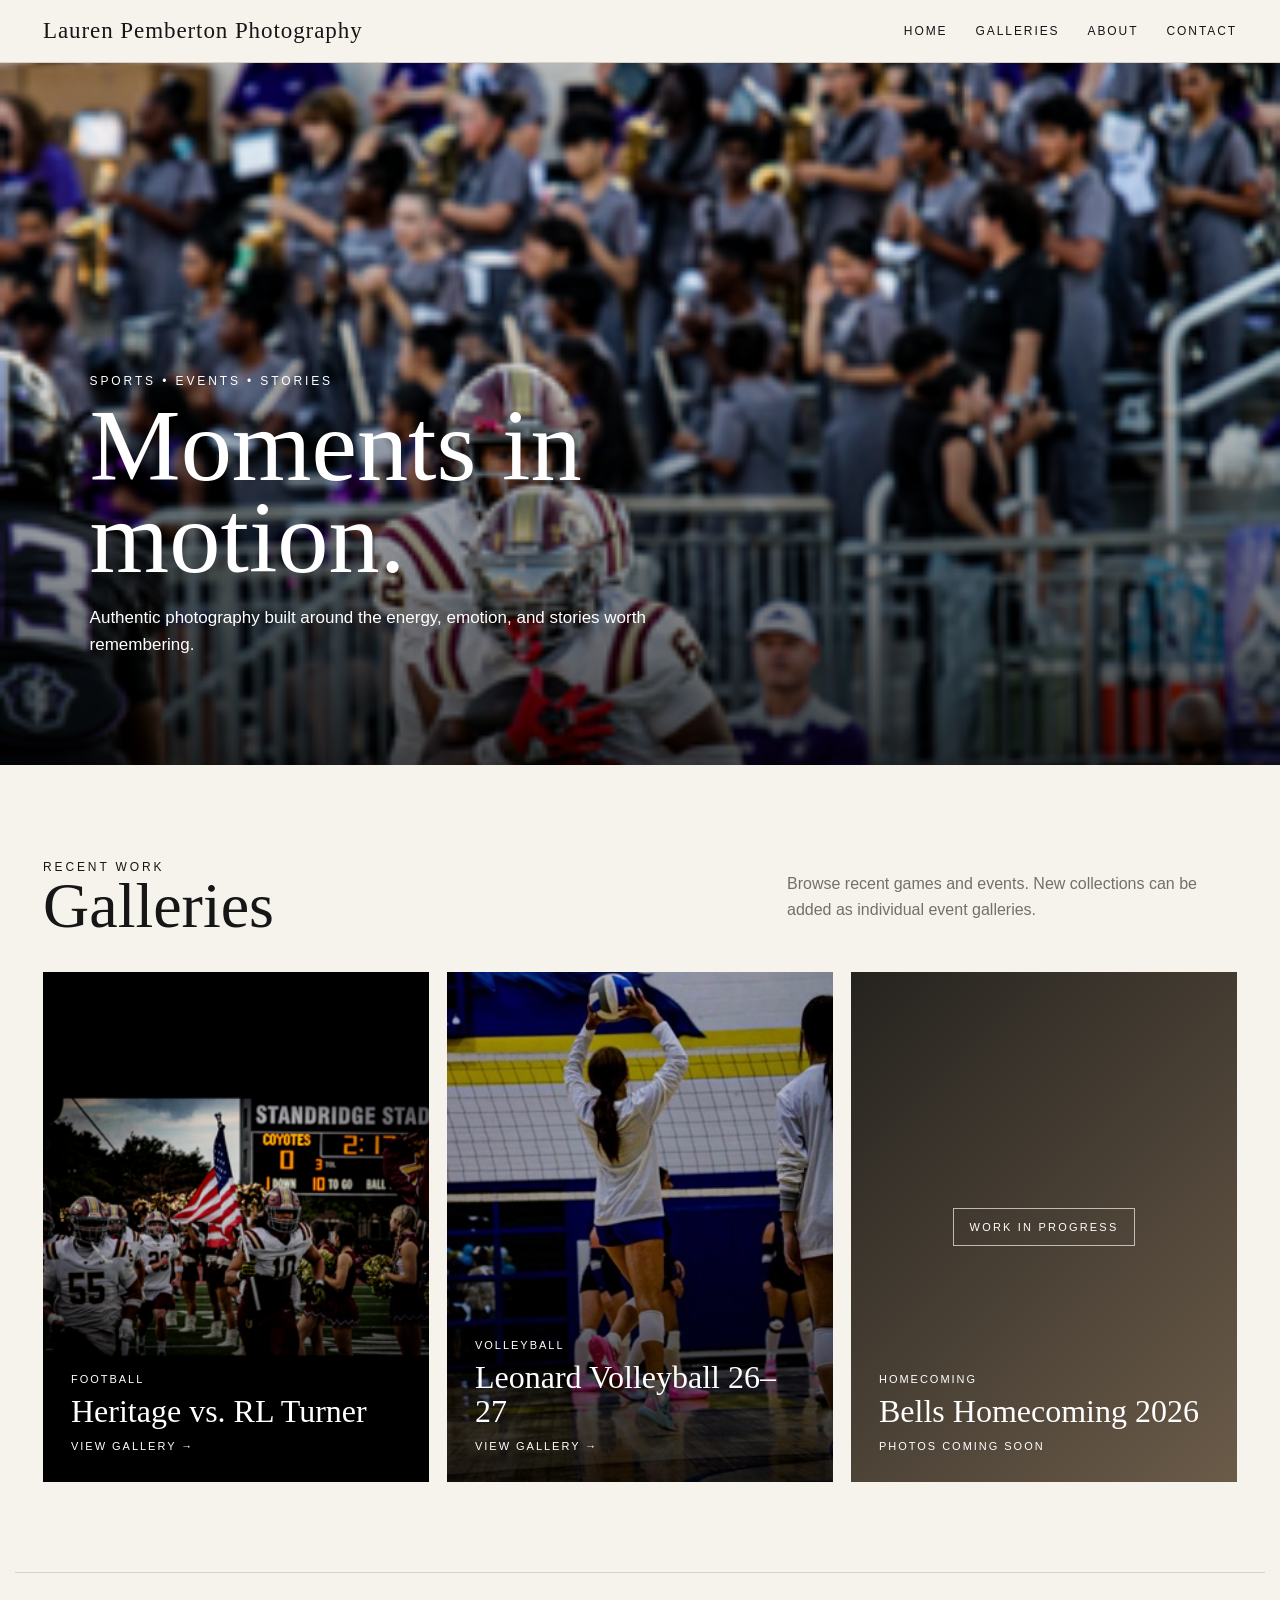
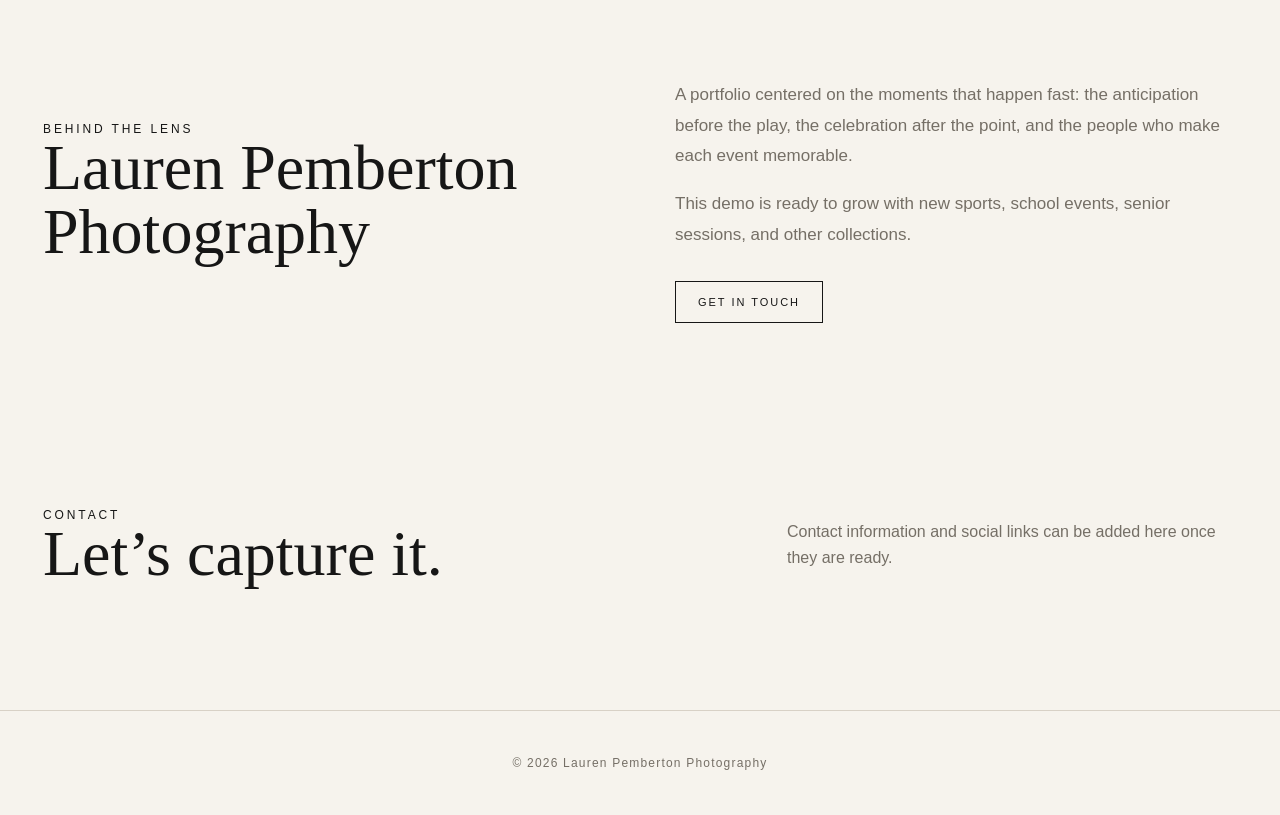
<file: Lauren-Pemberton-Photography-Demo-v4-password-downloads/lauren-pemberton-photography/index.html>
<!doctype html><html><head><meta charset="utf-8"><meta name="viewport" content="width=device-width,initial-scale=1"><title>Lauren Pemberton Photography</title><link rel="stylesheet" href="assets/css/style.css"></head><body><header><nav class="nav"><a class="brand" href="index.html">Lauren Pemberton Photography</a><div class="links"><a href="index.html">Home</a><a href="index.html#galleries">Galleries</a><a href="index.html#about">About</a><a href="index.html#contact">Contact</a></div></nav></header><main><section class="hero"><div class="hero-copy"><div class="eyebrow">Sports • Events • Stories</div><h1>Moments in motion.</h1><p>Authentic photography built around the energy, emotion, and stories worth remembering.</p></div></section><section class="section" id="galleries"><div class="section-head"><div><div class="eyebrow">Recent work</div><h2>Galleries</h2></div><p>Browse recent games and events. New collections can be added as individual event galleries.</p></div><div class="cards"><a class="card" href="heritage-vs-rl-turner.html"><img src="assets/images/heritage-vs-rl-turner/IMG_2399.PNG"><div class="shade"></div><div class="card-copy"><span>Football</span><h3>Heritage vs. RL Turner</h3><span>View Gallery →</span></div></a><a class="card" href="leonard-volleyball-26-27.html"><img src="assets/images/leonard-volleyball-26-27/IMG_2406.jpg"><div class="shade"></div><div class="card-copy"><span>Volleyball</span><h3>Leonard Volleyball 26–27</h3><span>View Gallery →</span></div></a><a class="card wip" href="bells-homecoming-2026.html"><div class="card-copy"><span>Homecoming</span><h3>Bells Homecoming 2026</h3><span>Photos Coming Soon</span></div></a></div></section><section class="section about" id="about"><div><div class="eyebrow">Behind the lens</div><h2>Lauren Pemberton Photography</h2></div><div><p>A portfolio centered on the moments that happen fast: the anticipation before the play, the celebration after the point, and the people who make each event memorable.</p><p>This demo is ready to grow with new sports, school events, senior sessions, and other collections.</p><a class="button" href="#contact">Get in touch</a></div></section><section class="section" id="contact"><div class="section-head"><div><div class="eyebrow">Contact</div><h2>Let’s capture it.</h2></div><p>Contact information and social links can be added here once they are ready.</p></div></section></main><footer>© 2026 Lauren Pemberton Photography</footer></body></html>
</file>
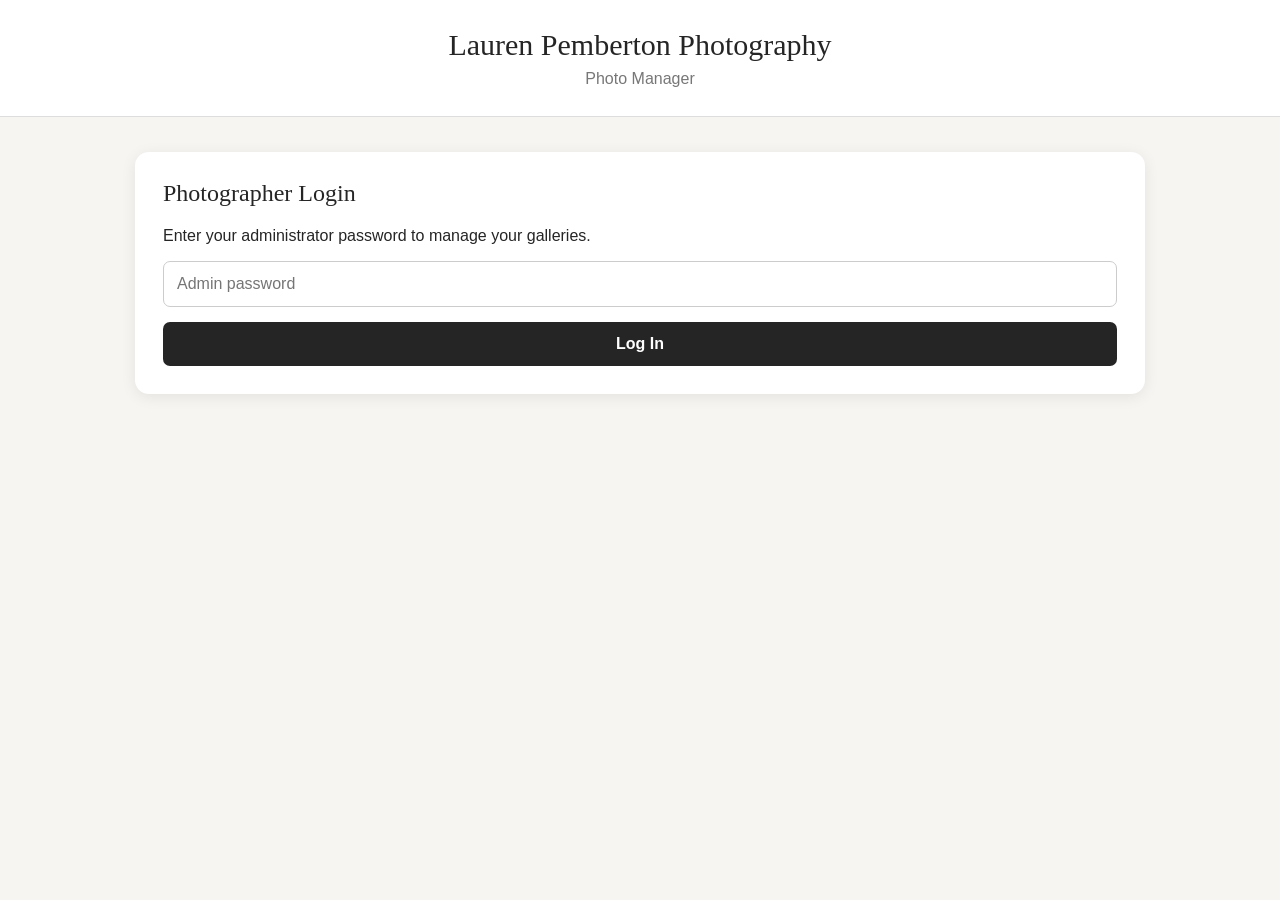
<file: admin.html>
<!DOCTYPE html>
<html lang="en">
<head>
  <meta charset="UTF-8">
  <meta name="viewport" content="width=device-width, initial-scale=1.0">
  <title>Photo Manager | Lauren Pemberton Photography</title>

  <style>
    * {
      box-sizing: border-box;
    }

    body {
      margin: 0;
      font-family: Arial, Helvetica, sans-serif;
      background: #f7f5f2;
      color: #252525;
    }

    header {
      background: #fff;
      border-bottom: 1px solid #ddd;
      padding: 28px 20px;
      text-align: center;
    }

    header h1 {
      margin: 0;
      font-family: Georgia, serif;
      font-weight: 400;
      font-size: 30px;
    }

    header p {
      margin: 8px 0 0;
      color: #777;
    }

    main {
      max-width: 1050px;
      margin: 35px auto;
      padding: 0 20px 60px;
    }

    .card {
      background: white;
      padding: 28px;
      border-radius: 14px;
      box-shadow: 0 3px 15px rgba(0,0,0,.08);
      margin-bottom: 25px;
    }

    h2 {
      margin-top: 0;
      font-family: Georgia, serif;
      font-weight: 400;
    }

    input,
    select,
    button {
      width: 100%;
      padding: 13px;
      border-radius: 7px;
      border: 1px solid #ccc;
      font-size: 16px;
    }

    input,
    select {
      margin-bottom: 15px;
      background: white;
    }

    button {
      border: none;
      background: #252525;
      color: white;
      cursor: pointer;
      font-weight: bold;
    }

    button:hover {
      opacity: .85;
    }

    button:disabled {
      opacity: .5;
      cursor: not-allowed;
    }

    .hidden {
      display: none;
    }

    .drop-zone {
      border: 2px dashed #aaa;
      border-radius: 12px;
      padding: 45px 20px;
      text-align: center;
      margin: 20px 0;
      background: #fafafa;
      cursor: pointer;
    }

    .drop-zone.dragover {
      background: #eee;
      border-color: #333;
    }

    .drop-zone strong {
      display: block;
      font-size: 19px;
      margin-bottom: 8px;
    }

    #fileInput {
      display: none;
    }

    .message {
      padding: 12px;
      border-radius: 7px;
      margin-top: 15px;
      display: none;
    }

    .success {
      display: block;
      background: #e7f7ec;
      color: #176b35;
    }

    .error {
      display: block;
      background: #fdeaea;
      color: #9d2020;
    }

    .progress-wrap {
      margin-top: 20px;
      display: none;
    }

    .progress-bar {
      width: 100%;
      height: 14px;
      background: #ddd;
      border-radius: 10px;
      overflow: hidden;
    }

    .progress {
      height: 100%;
      width: 0%;
      background: #333;
      transition: width .2s;
    }

    .gallery-grid {
      display: grid;
      grid-template-columns:
        repeat(auto-fill, minmax(180px, 1fr));
      gap: 18px;
      margin-top: 25px;
    }

    .photo-card {
      background: #fafafa;
      border-radius: 10px;
      overflow: hidden;
      border: 1px solid #ddd;
    }

    .photo-card img {
      width: 100%;
      height: 170px;
      object-fit: cover;
      display: block;
    }

    .photo-info {
      padding: 10px;
    }

    .filename {
      font-size: 12px;
      overflow: hidden;
      text-overflow: ellipsis;
      white-space: nowrap;
      margin-bottom: 8px;
    }

    .delete-btn {
      background: #8b2929;
      font-size: 13px;
      padding: 9px;
    }

    .top-row {
      display: flex;
      justify-content: space-between;
      align-items: center;
      gap: 15px;
    }

    .logout {
      width: auto;
      padding: 10px 18px;
      background: #777;
    }

    @media(max-width:600px) {
      header h1 {
        font-size: 25px;
      }

      .card {
        padding: 20px;
      }

      .gallery-grid {
        grid-template-columns:
          repeat(2, 1fr);
      }

      .photo-card img {
        height: 135px;
      }
    }
  </style>
</head>

<body>

<header>
  <h1>Lauren Pemberton Photography</h1>
  <p>Photo Manager</p>
</header>

<main>

  <!-- LOGIN -->

  <section id="loginCard" class="card">

    <h2>Photographer Login</h2>

    <p>
      Enter your administrator password to manage your galleries.
    </p>

    <input
      type="password"
      id="password"
      placeholder="Admin password"
    >

    <button id="loginButton">
      Log In
    </button>

    <div id="loginMessage" class="message"></div>

  </section>


  <!-- ADMIN PANEL -->

  <div id="adminPanel" class="hidden">

    <section class="card">

      <div class="top-row">

        <div>
          <h2 style="margin-bottom:5px;">
            Upload Photos
          </h2>

          <div style="color:#777;">
            Choose a gallery and upload new pictures.
          </div>
        </div>

        <button
          class="logout"
          id="logoutButton"
        >
          Log Out
        </button>

      </div>

      <br>

      <label for="gallery">
        <strong>Gallery</strong>
      </label>

      <select id="gallery"></select>


      <div
        class="drop-zone"
        id="dropZone"
      >

        <strong>
          Drop photos here
        </strong>

        or click to choose pictures

        <br><br>

        <span style="color:#777;">
          JPG, PNG, WEBP and other browser-supported images
        </span>

      </div>


      <input
        type="file"
        id="fileInput"
        accept="image/*"
        multiple
      >


      <div id="selectedFiles"></div>


      <button
        id="uploadButton"
        disabled
      >
        Upload Photos
      </button>


      <div
        id="progressWrap"
        class="progress-wrap"
      >

        <div class="progress-bar">
          <div
            id="progress"
            class="progress"
          ></div>
        </div>

        <p id="progressText"></p>

      </div>


      <div
        id="uploadMessage"
        class="message"
      ></div>

    </section>


    <!-- EXISTING PHOTOS -->

    <section class="card">

      <h2>Gallery Photos</h2>

      <p style="color:#777;">
        Photos uploaded through this manager
        will appear below.
      </p>

      <div
        id="photoGrid"
        class="gallery-grid"
      ></div>

    </section>

  </div>

</main>


<script>

let adminPassword = "";
let selectedFiles = [];

const loginCard =
  document.getElementById("loginCard");

const adminPanel =
  document.getElementById("adminPanel");

const passwordInput =
  document.getElementById("password");

const loginButton =
  document.getElementById("loginButton");

const loginMessage =
  document.getElementById("loginMessage");

const gallerySelect =
  document.getElementById("gallery");

const dropZone =
  document.getElementById("dropZone");

const fileInput =
  document.getElementById("fileInput");

const uploadButton =
  document.getElementById("uploadButton");

const selectedFilesDiv =
  document.getElementById("selectedFiles");

const uploadMessage =
  document.getElementById("uploadMessage");

const progressWrap =
  document.getElementById("progressWrap");

const progress =
  document.getElementById("progress");

const progressText =
  document.getElementById("progressText");

const photoGrid =
  document.getElementById("photoGrid");


// LOGIN

loginButton.addEventListener(
  "click",
  login
);

passwordInput.addEventListener(
  "keydown",
  event => {

    if(event.key === "Enter") {
      login();
    }

  }
);


async function login() {

  const password =
    passwordInput.value;

  loginMessage.className =
    "message";

  if(!password) {
    showMessage(
      loginMessage,
      "Enter your password.",
      false
    );
    return;
  }

  loginButton.disabled = true;
  loginButton.textContent =
    "Logging in...";

  try {

    const response =
      await fetch(
        "/api/admin/login",
        {
          method: "POST",

          headers: {
            "Content-Type":
              "application/json"
          },

          body: JSON.stringify({
            password
          })
        }
      );

    const data =
      await response.json();

    if(!response.ok) {
      throw new Error(
        data.error ||
        "Login failed."
      );
    }

    adminPassword = password;

    gallerySelect.innerHTML = "";

    Object.entries(
      data.galleries
    ).forEach(
      ([value,label]) => {

        const option =
          document.createElement(
            "option"
          );

        option.value = value;
        option.textContent = label;

        gallerySelect.appendChild(
          option
        );

      }
    );

    loginCard.classList.add(
      "hidden"
    );

    adminPanel.classList.remove(
      "hidden"
    );

    await loadPhotos();

  }
  catch(error) {

    showMessage(
      loginMessage,
      error.message,
      false
    );

  }
  finally {

    loginButton.disabled = false;
    loginButton.textContent =
      "Log In";

  }

}


// LOGOUT

document
  .getElementById("logoutButton")
  .addEventListener(
    "click",
    () => {

      adminPassword = "";
      passwordInput.value = "";

      adminPanel.classList.add(
        "hidden"
      );

      loginCard.classList.remove(
        "hidden"
      );

    }
  );


// GALLERY CHANGE

gallerySelect.addEventListener(
  "change",
  () => {

    selectedFiles = [];
    updateSelectedFiles();
    loadPhotos();

  }
);


// FILE PICKER

dropZone.addEventListener(
  "click",
  () => fileInput.click()
);

fileInput.addEventListener(
  "change",
  event => {

    selectedFiles =
      Array.from(
        event.target.files
      );

    updateSelectedFiles();

  }
);


// DRAG AND DROP

dropZone.addEventListener(
  "dragover",
  event => {

    event.preventDefault();

    dropZone.classList.add(
      "dragover"
    );

  }
);

dropZone.addEventListener(
  "dragleave",
  () => {

    dropZone.classList.remove(
      "dragover"
    );

  }
);

dropZone.addEventListener(
  "drop",
  event => {

    event.preventDefault();

    dropZone.classList.remove(
      "dragover"
    );

    selectedFiles =
      Array.from(
        event.dataTransfer.files
      ).filter(
        file =>
          file.type.startsWith(
            "image/"
          )
      );

    updateSelectedFiles();

  }
);


function updateSelectedFiles() {

  if(selectedFiles.length === 0) {

    selectedFilesDiv.innerHTML = "";

    uploadButton.disabled = true;

    return;

  }

  selectedFilesDiv.innerHTML =
    `<p><strong>${selectedFiles.length}</strong> photo(s) selected</p>`;

  uploadButton.disabled = false;

}


// UPLOAD

uploadButton.addEventListener(
  "click",
  uploadPhotos
);


async function uploadPhotos() {

  if(selectedFiles.length === 0) {
    return;
  }

  uploadButton.disabled = true;

  uploadMessage.className =
    "message";

  progressWrap.style.display =
    "block";

  progress.style.width =
    "0%";

  const gallery =
    gallerySelect.value;

  let completed = 0;

  try {

    for(const file of selectedFiles) {

      progressText.textContent =
        `Uploading ${completed + 1} of ${selectedFiles.length}: ${file.name}`;

      const response =
        await fetch(
          `/api/admin/upload?gallery=${encodeURIComponent(gallery)}`,
          {
            method: "POST",

            headers: {
              "X-Admin-Password":
                adminPassword,

              "X-File-Name":
                file.name,

              "Content-Type":
                file.type ||
                "application/octet-stream"
            },

            body: file
          }
        );

      const data =
        await response.json();

      if(!response.ok) {

        throw new Error(
          data.error ||
          `Could not upload ${file.name}`
        );

      }

      completed++;

      const percent =
        Math.round(
          completed /
          selectedFiles.length *
          100
        );

      progress.style.width =
        percent + "%";

    }

    progressText.textContent =
      "Upload complete!";

    showMessage(
      uploadMessage,
      `${completed} photo(s) uploaded successfully.`,
      true
    );

    selectedFiles = [];
    fileInput.value = "";

    updateSelectedFiles();

    await loadPhotos();

  }
  catch(error) {

    showMessage(
      uploadMessage,
      error.message,
      false
    );

  }
  finally {

    uploadButton.disabled =
      selectedFiles.length === 0;

  }

}


// LOAD PHOTOS

async function loadPhotos() {

  photoGrid.innerHTML =
    "<p>Loading photos...</p>";

  const gallery =
    gallerySelect.value;

  try {

    const response =
      await fetch(
        `/api/admin/photos?gallery=${encodeURIComponent(gallery)}`,
        {
          headers: {
            "X-Admin-Password":
              adminPassword
          }
        }
      );

    const data =
      await response.json();

    if(!response.ok) {

      throw new Error(
        data.error ||
        "Could not load photos."
      );

    }

    if(data.photos.length === 0) {

      photoGrid.innerHTML =
        "<p>No uploaded photos in this gallery yet.</p>";

      return;

    }

    photoGrid.innerHTML = "";

    data.photos.forEach(
      photo => {

        const card =
          document.createElement(
            "div"
          );

        card.className =
          "photo-card";

        const img =
          document.createElement(
            "img"
          );

        img.src = photo.url;
        img.alt = "Gallery photo";
        img.loading = "lazy";

        const info =
          document.createElement(
            "div"
          );

        info.className =
          "photo-info";

        const filename =
          document.createElement(
            "div"
          );

        filename.className =
          "filename";

        filename.textContent =
          photo.file;

        const deleteButton =
          document.createElement(
            "button"
          );

        deleteButton.className =
          "delete-btn";

        deleteButton.textContent =
          "Delete";

        deleteButton.addEventListener(
          "click",
          () =>
            deletePhoto(
              photo.file
            )
        );

        info.appendChild(
          filename
        );

        info.appendChild(
          deleteButton
        );

        card.appendChild(img);
        card.appendChild(info);

        photoGrid.appendChild(card);

      }
    );

  }
  catch(error) {

    photoGrid.innerHTML =
      `<p>${escapeHTML(error.message)}</p>`;

  }

}


// DELETE PHOTO

async function deletePhoto(file) {

  const confirmed =
    confirm(
      "Delete this photo? This cannot be undone."
    );

  if(!confirmed) {
    return;
  }

  try {

    const response =
      await fetch(
        "/api/admin/delete",
        {
          method: "POST",

          headers: {
            "Content-Type":
              "application/json",

            "X-Admin-Password":
              adminPassword
          },

          body: JSON.stringify({
            gallery:
              gallerySelect.value,

            file
          })
        }
      );

    const data =
      await response.json();

    if(!response.ok) {

      throw new Error(
        data.error ||
        "Delete failed."
      );

    }

    await loadPhotos();

  }
  catch(error) {

    alert(error.message);

  }

}


function showMessage(
  element,
  text,
  success
) {

  element.textContent = text;

  element.className =
    success
      ? "message success"
      : "message error";

}


function escapeHTML(value) {

  const div =
    document.createElement("div");

  div.textContent = value;

  return div.innerHTML;

}

</script>

</body>
</html>
</file>
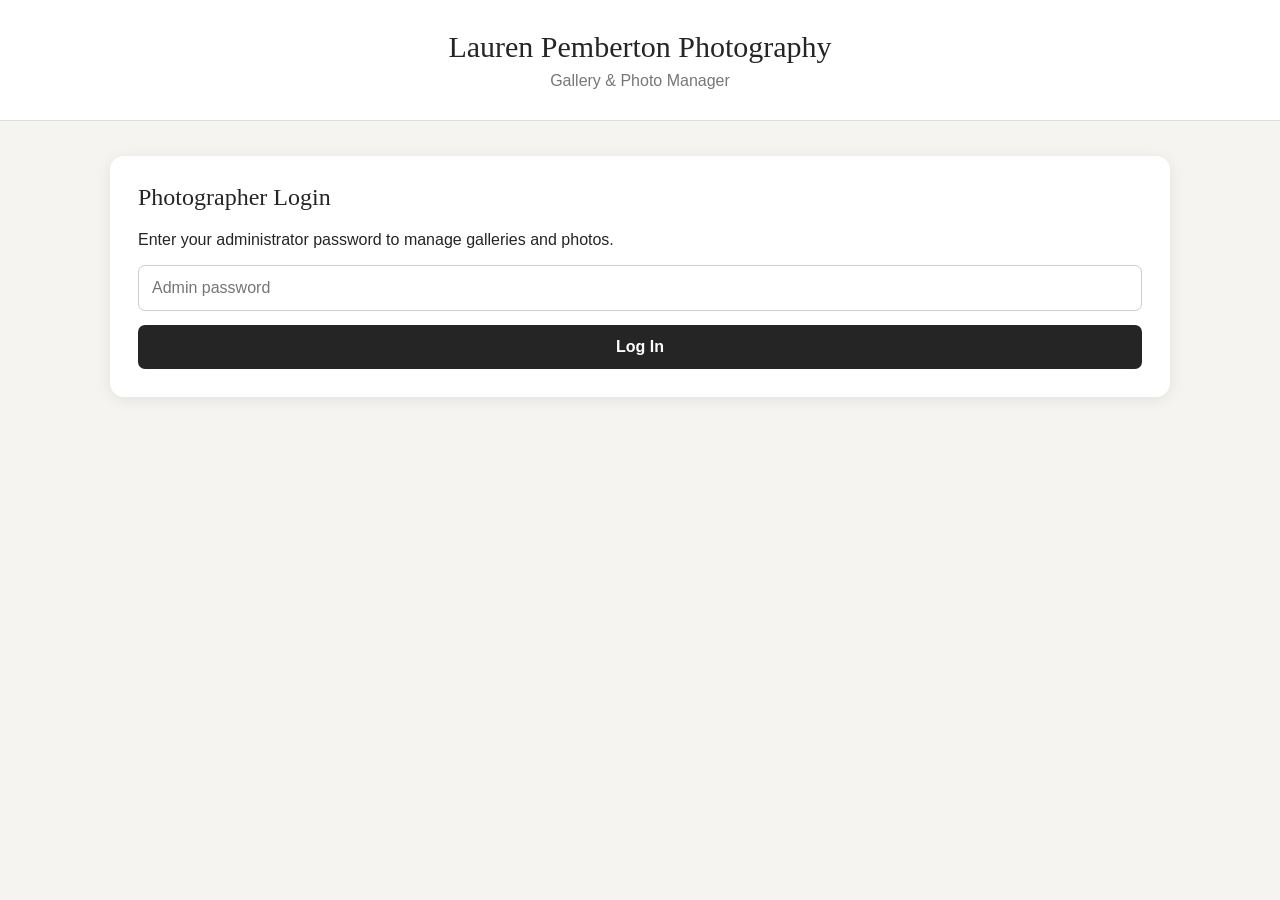
<file: lauren-pemberton-photography/admin.html>
<!DOCTYPE html>
<html lang="en">
<head>
  <meta charset="UTF-8">
  <meta name="viewport" content="width=device-width, initial-scale=1.0">
  <title>Photo Manager | Lauren Pemberton Photography</title>

  <style>
    * { box-sizing: border-box; }

    body {
      margin: 0;
      font-family: Arial, Helvetica, sans-serif;
      background: #f6f4f1;
      color: #252525;
    }

    header {
      background: #fff;
      border-bottom: 1px solid #ddd;
      padding: 30px 20px;
      text-align: center;
    }

    header h1 {
      margin: 0;
      font-family: Georgia, serif;
      font-weight: 400;
      font-size: 30px;
    }

    header p {
      margin: 8px 0 0;
      color: #777;
    }

    main {
      max-width: 1100px;
      margin: 35px auto;
      padding: 0 20px 60px;
    }

    .card {
      background: #fff;
      padding: 28px;
      border-radius: 14px;
      box-shadow: 0 3px 15px rgba(0,0,0,.08);
      margin-bottom: 25px;
    }

    h2, h3 {
      font-family: Georgia, serif;
      font-weight: 400;
    }

    h2 { margin-top: 0; }

    input, textarea, select, button {
      width: 100%;
      padding: 13px;
      border-radius: 7px;
      border: 1px solid #ccc;
      font-size: 16px;
      font-family: inherit;
    }

    input, textarea, select {
      margin-bottom: 14px;
      background: white;
    }

    textarea {
      resize: vertical;
      min-height: 90px;
    }

    button {
      border: none;
      background: #252525;
      color: #fff;
      cursor: pointer;
      font-weight: bold;
    }

    button:hover { opacity: .86; }

    button:disabled {
      opacity: .5;
      cursor: not-allowed;
    }

    .hidden { display: none !important; }

    .top-row {
      display: flex;
      justify-content: space-between;
      align-items: center;
      gap: 15px;
    }

    .button-row {
      display: flex;
      gap: 10px;
      margin-top: 10px;
    }

    .button-row button {
      width: auto;
      flex: 1;
    }

    .secondary {
      background: #777;
    }

    .danger {
      background: #8b2929;
    }

    .logout {
      width: auto;
      padding: 10px 18px;
      background: #777;
    }

    .new-gallery {
      width: auto;
      padding: 11px 18px;
    }

    .message {
      padding: 12px;
      border-radius: 7px;
      margin-top: 15px;
      display: none;
    }

    .success {
      display: block;
      background: #e7f7ec;
      color: #176b35;
    }

    .error {
      display: block;
      background: #fdeaea;
      color: #9d2020;
    }

    .drop-zone {
      border: 2px dashed #aaa;
      border-radius: 12px;
      padding: 45px 20px;
      text-align: center;
      margin: 20px 0;
      background: #fafafa;
      cursor: pointer;
    }

    .drop-zone:hover {
      background: #f0f0f0;
    }

    .drop-zone.dragover {
      background: #eee;
      border-color: #333;
    }

    .drop-zone strong {
      display: block;
      font-size: 19px;
      margin-bottom: 8px;
    }

    #fileInput {
      display: none;
    }

    .progress-wrap {
      display: none;
      margin-top: 20px;
    }

    .progress-bar {
      height: 14px;
      background: #ddd;
      border-radius: 10px;
      overflow: hidden;
    }

    .progress {
      width: 0%;
      height: 100%;
      background: #333;
      transition: width .2s;
    }

    .gallery-grid {
      display: grid;
      grid-template-columns:
        repeat(auto-fill, minmax(180px, 1fr));
      gap: 18px;
      margin-top: 25px;
    }

    .photo-card {
      border: 1px solid #ddd;
      border-radius: 10px;
      overflow: hidden;
      background: #fafafa;
    }

    .photo-card img {
      width: 100%;
      height: 170px;
      object-fit: cover;
      display: block;
    }

    .photo-info {
      padding: 10px;
    }

    .filename {
      font-size: 12px;
      overflow: hidden;
      text-overflow: ellipsis;
      white-space: nowrap;
      margin-bottom: 8px;
    }

    .delete-photo {
      background: #8b2929;
      font-size: 13px;
      padding: 9px;
    }

    .gallery-details {
      margin-top: 18px;
      padding: 18px;
      background: #fafafa;
      border-radius: 10px;
    }

    .gallery-details p {
      color: #777;
      margin: 5px 0;
    }

    .modal-bg {
      position: fixed;
      inset: 0;
      background: rgba(0,0,0,.55);
      display: flex;
      justify-content: center;
      align-items: center;
      padding: 20px;
      z-index: 1000;
    }

    .modal {
      background: white;
      width: 100%;
      max-width: 520px;
      border-radius: 14px;
      padding: 28px;
      max-height: 90vh;
      overflow-y: auto;
    }

    .modal h2 {
      margin-top: 0;
    }

    .small {
      color: #777;
      font-size: 14px;
    }

    @media(max-width: 650px) {
      .top-row {
        align-items: flex-start;
        flex-direction: column;
      }

      .logout,
      .new-gallery {
        width: 100%;
      }

      .gallery-grid {
        grid-template-columns: repeat(2,1fr);
      }

      .photo-card img {
        height: 135px;
      }

      .button-row {
        flex-direction: column;
      }

      .button-row button {
        width: 100%;
      }
    }
  </style>
</head>

<body>

<header>
  <h1>Lauren Pemberton Photography</h1>
  <p>Gallery & Photo Manager</p>
</header>

<main>

  <!-- LOGIN -->

  <section id="loginCard" class="card">

    <h2>Photographer Login</h2>

    <p>
      Enter your administrator password to manage
      galleries and photos.
    </p>

    <input
      id="password"
      type="password"
      placeholder="Admin password"
    >

    <button id="loginButton">
      Log In
    </button>

    <div id="loginMessage" class="message"></div>

  </section>


  <!-- ADMIN -->

  <div id="adminPanel" class="hidden">

    <section class="card">

      <div class="top-row">

        <div>
          <h2 style="margin-bottom:5px;">
            Gallery Manager
          </h2>

          <div class="small">
            Create galleries and upload photos.
          </div>
        </div>

        <div class="button-row">

          <button
            id="newGalleryButton"
            class="new-gallery"
          >
            + Create New Gallery
          </button>

          <button
            id="logoutButton"
            class="logout"
          >
            Log Out
          </button>

        </div>

      </div>

    </section>


    <!-- SELECT GALLERY -->

    <section class="card">

      <h2>Select Gallery</h2>

      <select id="gallery"></select>

      <div
        id="galleryDetails"
        class="gallery-details"
      ></div>

      <div class="button-row">

        <button
          id="editGalleryButton"
          class="secondary"
        >
          Edit Gallery
        </button>

        <button
          id="deleteGalleryButton"
          class="danger"
        >
          Delete Gallery
        </button>

      </div>

    </section>


    <!-- UPLOAD -->

    <section class="card">

      <h2>Upload Photos</h2>

      <p class="small">
        Upload pictures to the selected gallery.
        You can select multiple photos at once.
      </p>

      <div
        id="dropZone"
        class="drop-zone"
      >

        <strong>Drop photos here</strong>

        or click to choose pictures

      </div>

      <input
        id="fileInput"
        type="file"
        accept="image/*"
        multiple
      >

      <div id="selectedFiles"></div>

      <button
        id="uploadButton"
        disabled
      >
        Upload Photos
      </button>

      <div
        id="progressWrap"
        class="progress-wrap"
      >

        <div class="progress-bar">
          <div
            id="progress"
            class="progress"
          ></div>
        </div>

        <p id="progressText"></p>

      </div>

      <div
        id="uploadMessage"
        class="message"
      ></div>

    </section>


    <!-- PHOTOS -->

    <section class="card">

      <h2>Gallery Photos</h2>

      <div
        id="photoGrid"
        class="gallery-grid"
      ></div>

    </section>

  </div>

</main>


<!-- CREATE GALLERY MODAL -->

<div
  id="createModal"
  class="modal-bg hidden"
>

  <div class="modal">

    <h2>Create New Gallery</h2>

    <label>
      <strong>Gallery Name</strong>
    </label>

    <input
      id="newTitle"
      type="text"
      placeholder="Example: Leonard vs Bells Football"
    >

    <label>
      <strong>Date</strong>
    </label>

    <input
      id="newDate"
      type="text"
      placeholder="Example: October 30, 2026"
    >

    <label>
      <strong>Description</strong>
    </label>

    <textarea
      id="newDescription"
      placeholder="Optional gallery description"
    ></textarea>

    <div class="button-row">

      <button id="createGalleryButton">
        Create Gallery
      </button>

      <button
        id="cancelCreateButton"
        class="secondary"
      >
        Cancel
      </button>

    </div>

    <div
      id="createMessage"
      class="message"
    ></div>

  </div>

</div>


<!-- EDIT GALLERY MODAL -->

<div
  id="editModal"
  class="modal-bg hidden"
>

  <div class="modal">

    <h2>Edit Gallery</h2>

    <label>
      <strong>Gallery Name</strong>
    </label>

    <input
      id="editTitle"
      type="text"
    >

    <label>
      <strong>Date</strong>
    </label>

    <input
      id="editDate"
      type="text"
    >

    <label>
      <strong>Description</strong>
    </label>

    <textarea id="editDescription"></textarea>

    <div class="button-row">

      <button id="saveGalleryButton">
        Save Changes
      </button>

      <button
        id="cancelEditButton"
        class="secondary"
      >
        Cancel
      </button>

    </div>

    <div
      id="editMessage"
      class="message"
    ></div>

  </div>

</div>


<script>

let adminPassword = "";
let galleries = [];
let selectedFiles = [];

const $ = id =>
  document.getElementById(id);

const loginCard = $("loginCard");
const adminPanel = $("adminPanel");
const password = $("password");
const loginButton = $("loginButton");
const loginMessage = $("loginMessage");

const gallerySelect = $("gallery");
const galleryDetails = $("galleryDetails");

const dropZone = $("dropZone");
const fileInput = $("fileInput");
const selectedFilesDiv = $("selectedFiles");
const uploadButton = $("uploadButton");
const uploadMessage = $("uploadMessage");

const progressWrap = $("progressWrap");
const progress = $("progress");
const progressText = $("progressText");

const photoGrid = $("photoGrid");

const createModal = $("createModal");
const editModal = $("editModal");


// LOGIN

loginButton.onclick = login;

password.addEventListener(
  "keydown",
  e => {
    if(e.key === "Enter") login();
  }
);

async function login() {

  loginButton.disabled = true;
  loginButton.textContent = "Logging in...";

  try {

    const res = await fetch(
      "/api/admin/login",
      {
        method: "POST",
        headers: {
          "Content-Type":
            "application/json"
        },
        body: JSON.stringify({
          password: password.value
        })
      }
    );

    const data = await res.json();

    if(!res.ok)
      throw new Error(data.error);

    adminPassword =
      password.value;

    galleries =
      data.galleries || [];

    loginCard.classList.add(
      "hidden"
    );

    adminPanel.classList.remove(
      "hidden"
    );

    refreshGallerySelect();

  }
  catch(err) {

    showMessage(
      loginMessage,
      err.message ||
      "Login failed.",
      false
    );

  }
  finally {

    loginButton.disabled = false;
    loginButton.textContent = "Log In";

  }
}


// LOGOUT

$("logoutButton").onclick = () => {

  adminPassword = "";
  password.value = "";

  adminPanel.classList.add(
    "hidden"
  );

  loginCard.classList.remove(
    "hidden"
  );

};


// CREATE GALLERY MODAL

$("newGalleryButton").onclick = () => {

  $("newTitle").value = "";
  $("newDate").value = "";
  $("newDescription").value = "";

  $("createMessage").className =
    "message";

  createModal.classList.remove(
    "hidden"
  );

};


$("cancelCreateButton").onclick =
  () =>
    createModal.classList.add(
      "hidden"
    );


$("createGalleryButton").onclick =
  async () => {

    const title =
      $("newTitle").value.trim();

    if(!title) {

      showMessage(
        $("createMessage"),
        "Enter a gallery name.",
        false
      );

      return;
    }

    try {

      const res = await fetch(
        "/api/admin/gallery/create",
        {
          method: "POST",

          headers: {
            "Content-Type":
              "application/json",

            "X-Admin-Password":
              adminPassword
          },

          body: JSON.stringify({

            title,

            date:
              $("newDate").value.trim(),

            description:
              $("newDescription")
                .value.trim()

          })

        }
      );

      const data =
        await res.json();

      if(!res.ok)
        throw new Error(data.error);

      galleries =
        data.galleries;

      createModal.classList.add(
        "hidden"
      );

      refreshGallerySelect(
        data.gallery.id
      );

    }
    catch(err) {

      showMessage(
        $("createMessage"),
        err.message,
        false
      );

    }

  };


// EDIT GALLERY

$("editGalleryButton").onclick =
  () => {

    const gallery =
      currentGallery();

    if(!gallery) return;

    $("editTitle").value =
      gallery.title || "";

    $("editDate").value =
      gallery.date || "";

    $("editDescription").value =
      gallery.description || "";

    $("editMessage").className =
      "message";

    editModal.classList.remove(
      "hidden"
    );

  };


$("cancelEditButton").onclick =
  () =>
    editModal.classList.add(
      "hidden"
    );


$("saveGalleryButton").onclick =
  async () => {

    const gallery =
      currentGallery();

    if(!gallery) return;

    try {

      const res = await fetch(
        "/api/admin/gallery/update",
        {
          method: "POST",

          headers: {
            "Content-Type":
              "application/json",

            "X-Admin-Password":
              adminPassword
          },

          body: JSON.stringify({

            id: gallery.id,

            title:
              $("editTitle")
                .value.trim(),

            date:
              $("editDate")
                .value.trim(),

            description:
              $("editDescription")
                .value.trim()

          })

        }
      );

      const data =
        await res.json();

      if(!res.ok)
        throw new Error(data.error);

      galleries =
        data.galleries;

      editModal.classList.add(
        "hidden"
      );

      refreshGallerySelect(
        gallery.id
      );

    }
    catch(err) {

      showMessage(
        $("editMessage"),
        err.message,
        false
      );

    }

  };


// DELETE GALLERY

$("deleteGalleryButton").onclick =
  async () => {

    const gallery =
      currentGallery();

    if(!gallery) return;

    const okay = confirm(
      'Delete "' +
      gallery.title +
      '" and ALL photos in it? This cannot be undone.'
    );

    if(!okay) return;

    try {

      const res = await fetch(
        "/api/admin/gallery/delete",
        {
          method: "POST",

          headers: {
            "Content-Type":
              "application/json",

            "X-Admin-Password":
              adminPassword
          },

          body: JSON.stringify({
            id: gallery.id
          })

        }
      );

      const data =
        await res.json();

      if(!res.ok)
        throw new Error(data.error);

      galleries =
        data.galleries;

      refreshGallerySelect();

    }
    catch(err) {

      alert(err.message);

    }

  };


// GALLERY SELECT

gallerySelect.onchange = () => {

  selectedFiles = [];
  fileInput.value = "";

  updateSelectedFiles();
  showGalleryDetails();
  loadPhotos();

};


function refreshGallerySelect(
  selectedId
) {

  gallerySelect.innerHTML = "";

  if(!galleries.length) {

    gallerySelect.innerHTML =
      '<option>No galleries yet</option>';

    galleryDetails.innerHTML =
      "<p>Create your first gallery to begin.</p>";

    photoGrid.innerHTML = "";

    uploadButton.disabled = true;

    return;

  }

  galleries.forEach(
    gallery => {

      const option =
        document.createElement(
          "option"
        );

      option.value =
        gallery.id;

      option.textContent =
        gallery.title;

      gallerySelect.appendChild(
        option
      );

    }
  );

  if(
    selectedId &&
    galleries.some(
      g => g.id === selectedId
    )
  ) {
    gallerySelect.value =
      selectedId;
  }

  showGalleryDetails();
  loadPhotos();

}


function currentGallery() {

  return galleries.find(
    gallery =>
      gallery.id ===
      gallerySelect.value
  );

}


function showGalleryDetails() {

  const gallery =
    currentGallery();

  if(!gallery) {
    galleryDetails.innerHTML = "";
    return;
  }

  galleryDetails.innerHTML = "";

  const title =
    document.createElement("h3");

  title.textContent =
    gallery.title;

  galleryDetails.appendChild(
    title
  );

  if(gallery.date) {

    const date =
      document.createElement("p");

    date.textContent =
      gallery.date;

    galleryDetails.appendChild(
      date
    );

  }

  if(gallery.description) {

    const description =
      document.createElement("p");

    description.textContent =
      gallery.description;

    galleryDetails.appendChild(
      description
    );

  }

}


// FILE PICKER

dropZone.onclick =
  () => fileInput.click();


fileInput.onchange =
  e => {

    selectedFiles =
      Array.from(
        e.target.files
      ).filter(
        file =>
          file.type.startsWith(
            "image/"
          )
      );

    updateSelectedFiles();

  };


// DRAG DROP

dropZone.ondragover =
  e => {

    e.preventDefault();

    dropZone.classList.add(
      "dragover"
    );

  };


dropZone.ondragleave =
  () =>
    dropZone.classList.remove(
      "dragover"
    );


dropZone.ondrop =
  e => {

    e.preventDefault();

    dropZone.classList.remove(
      "dragover"
    );

    selectedFiles =
      Array.from(
        e.dataTransfer.files
      ).filter(
        file =>
          file.type.startsWith(
            "image/"
          )
      );

    updateSelectedFiles();

  };


function updateSelectedFiles() {

  if(!selectedFiles.length) {

    selectedFilesDiv.innerHTML = "";
    uploadButton.disabled = true;
    return;

  }

  selectedFilesDiv.innerHTML =
    "<p><strong>" +
    selectedFiles.length +
    "</strong> photo(s) selected</p>";

  uploadButton.disabled = false;

}


// UPLOAD

uploadButton.onclick =
  async () => {

    const gallery =
      currentGallery();

    if(
      !gallery ||
      !selectedFiles.length
    ) return;

    uploadButton.disabled = true;

    progressWrap.style.display =
      "block";

    progress.style.width =
      "0%";

    uploadMessage.className =
      "message";

    let completed = 0;

    try {

      for(
        const file
        of selectedFiles
      ) {

        progressText.textContent =
          "Uploading " +
          (completed + 1) +
          " of " +
          selectedFiles.length +
          ": " +
          file.name;

        const res = await fetch(
          "/api/admin/upload?gallery=" +
          encodeURIComponent(
            gallery.id
          ),
          {
            method: "POST",

            headers: {

              "X-Admin-Password":
                adminPassword,

              "X-File-Name":
                file.name,

              "Content-Type":
                file.type ||
                "application/octet-stream"

            },

            body: file
          }
        );

        const data =
          await res.json();

        if(!res.ok)
          throw new Error(
            data.error
          );

        completed++;

        progress.style.width =
          Math.round(
            completed /
            selectedFiles.length *
            100
          ) + "%";

      }

      progressText.textContent =
        "Upload complete!";

      showMessage(
        uploadMessage,
        completed +
        " photo(s) uploaded successfully.",
        true
      );

      selectedFiles = [];
      fileInput.value = "";

      updateSelectedFiles();

      await loadPhotos();

    }
    catch(err) {

      showMessage(
        uploadMessage,
        err.message ||
        "Upload failed.",
        false
      );

    }

  };


// LOAD PHOTOS

async function loadPhotos() {

  const gallery =
    currentGallery();

  if(!gallery) {
    photoGrid.innerHTML = "";
    return;
  }

  photoGrid.innerHTML =
    "<p>Loading photos...</p>";

  try {

    const res = await fetch(
      "/api/admin/photos?gallery=" +
      encodeURIComponent(
        gallery.id
      ),
      {
        headers: {
          "X-Admin-Password":
            adminPassword
        }
      }
    );

    const data =
      await res.json();

    if(!res.ok)
      throw new Error(data.error);

    photoGrid.innerHTML = "";

    if(!data.photos.length) {

      photoGrid.innerHTML =
        "<p>No uploaded photos yet.</p>";

      return;
    }

    data.photos.forEach(
      photo => {

        const card =
          document.createElement(
            "div"
          );

        card.className =
          "photo-card";

        const image =
          document.createElement(
            "img"
          );

        image.src =
          photo.url;

        image.loading =
          "lazy";

        const info =
          document.createElement(
            "div"
          );

        info.className =
          "photo-info";

        const filename =
          document.createElement(
            "div"
          );

        filename.className =
          "filename";

        filename.textContent =
          photo.file;

        const button =
          document.createElement(
            "button"
          );

        button.className =
          "delete-photo";

        button.textContent =
          "Delete Photo";

        button.onclick =
          () =>
            deletePhoto(
              photo.file
            );

        info.appendChild(
          filename
        );

        info.appendChild(
          button
        );

        card.appendChild(
          image
        );

        card.appendChild(
          info
        );

        photoGrid.appendChild(
          card
        );

      }
    );

  }
  catch(err) {

    photoGrid.innerHTML =
      "<p>Could not load photos.</p>";

  }

}


// DELETE PHOTO

async function deletePhoto(file) {

  if(
    !confirm(
      "Delete this photo? This cannot be undone."
    )
  ) return;

  const gallery =
    currentGallery();

  try {

    const res = await fetch(
      "/api/admin/delete",
      {
        method: "POST",

        headers: {

          "Content-Type":
            "application/json",

          "X-Admin-Password":
            adminPassword

        },

        body: JSON.stringify({

          gallery:
            gallery.id,

          file

        })

      }
    );

    const data =
      await res.json();

    if(!res.ok)
      throw new Error(data.error);

    await loadPhotos();

  }
  catch(err) {

    alert(err.message);

  }

}


// MESSAGE

function showMessage(
  element,
  text,
  success
) {

  element.textContent =
    text;

  element.className =
    success
      ? "message success"
      : "message error";

}

</script>

</body>
</html>
</file>
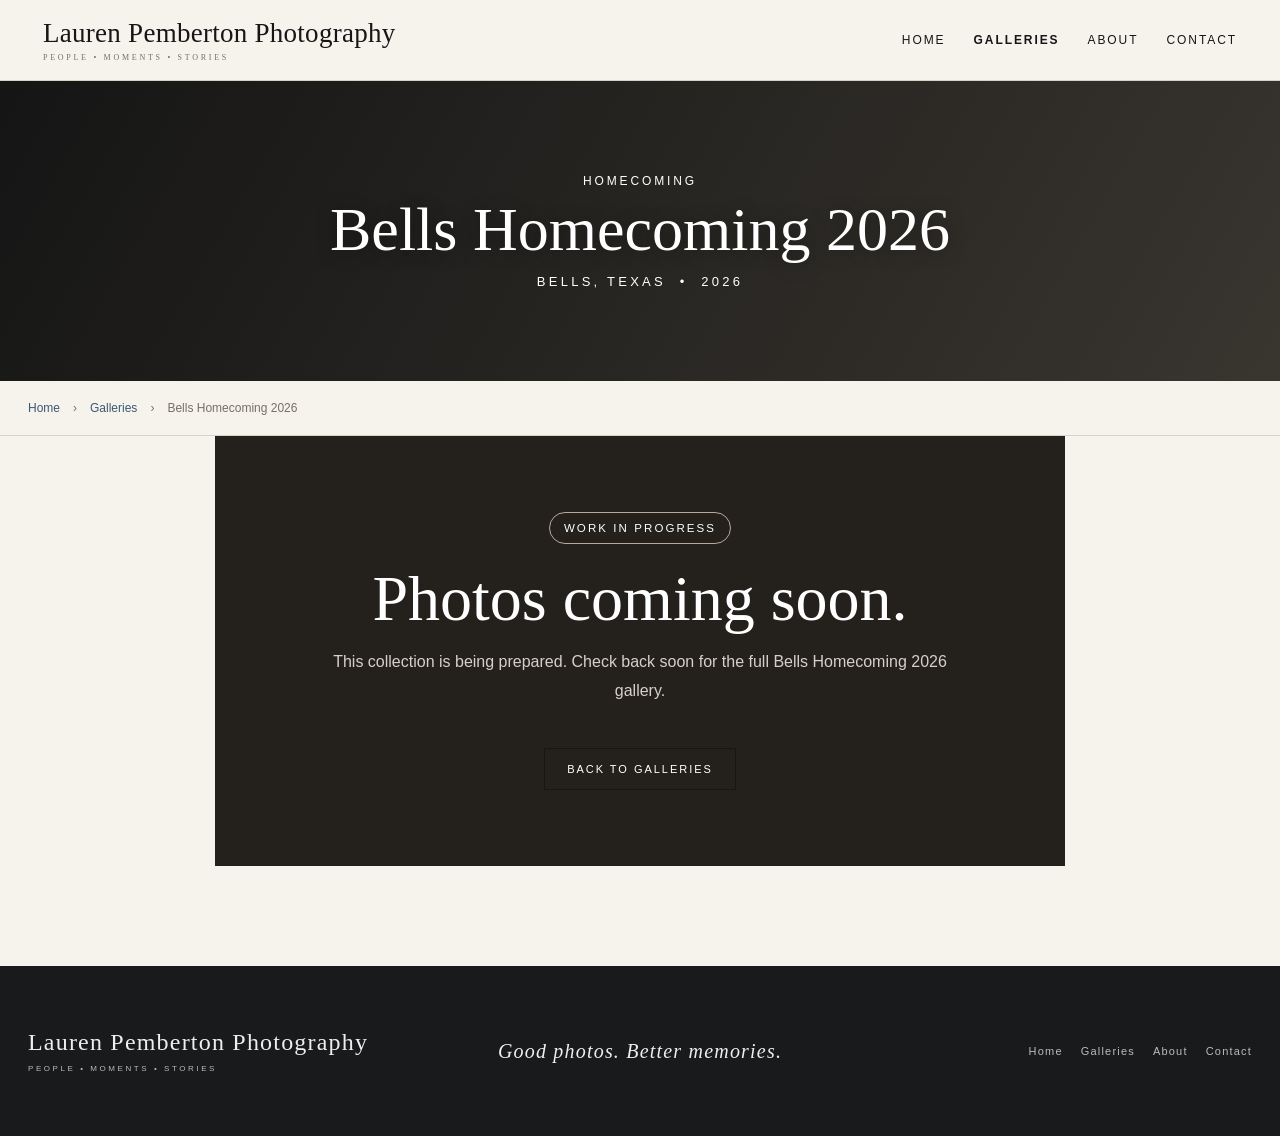
<file: Lauren-Pemberton-Photography-Demo-v4-password-downloads/lauren-pemberton-photography/bells-homecoming-2026.html>
<!doctype html><html lang="en"><head><meta charset="utf-8"><meta name="viewport" content="width=device-width,initial-scale=1"><title>Bells Homecoming 2026 | Lauren Pemberton Photography</title><link rel="stylesheet" href="assets/css/style.css"></head><body>
<header><nav class="nav"><a class="brand" href="index.html"><strong>Lauren Pemberton Photography</strong><small>People • Moments • Stories</small></a><div class="links"><a href="index.html">Home</a><a class="active" href="index.html#galleries">Galleries</a><a href="index.html#about">About</a><a href="index.html#contact">Contact</a></div></nav></header>
<section class="gallery-hero coming-hero"><div class="gallery-hero-copy"><div class="eyebrow">Homecoming</div><h1>Bells Homecoming 2026</h1><p>Bells, Texas &nbsp;•&nbsp; 2026</p></div></section>
<div class="breadcrumbs"><a href="index.html">Home</a><span>›</span><a href="index.html#galleries">Galleries</a><span>›</span><span>Bells Homecoming 2026</span></div>
<main class="coming polished-coming"><div class="status-pill">Work in progress</div><h1>Photos coming soon.</h1><p>This collection is being prepared. Check back soon for the full Bells Homecoming 2026 gallery.</p><a class="button" href="index.html#galleries">Back to Galleries</a></main>
<footer class="site-footer"><div><div class="footer-brand">Lauren Pemberton Photography</div><div class="footer-tag">People • Moments • Stories</div></div><div class="footer-quote">Good photos. Better memories.</div><div class="footer-links"><a href="index.html">Home</a><a href="index.html#galleries">Galleries</a><a href="index.html#about">About</a><a href="index.html#contact">Contact</a></div></footer></body></html>
</file>
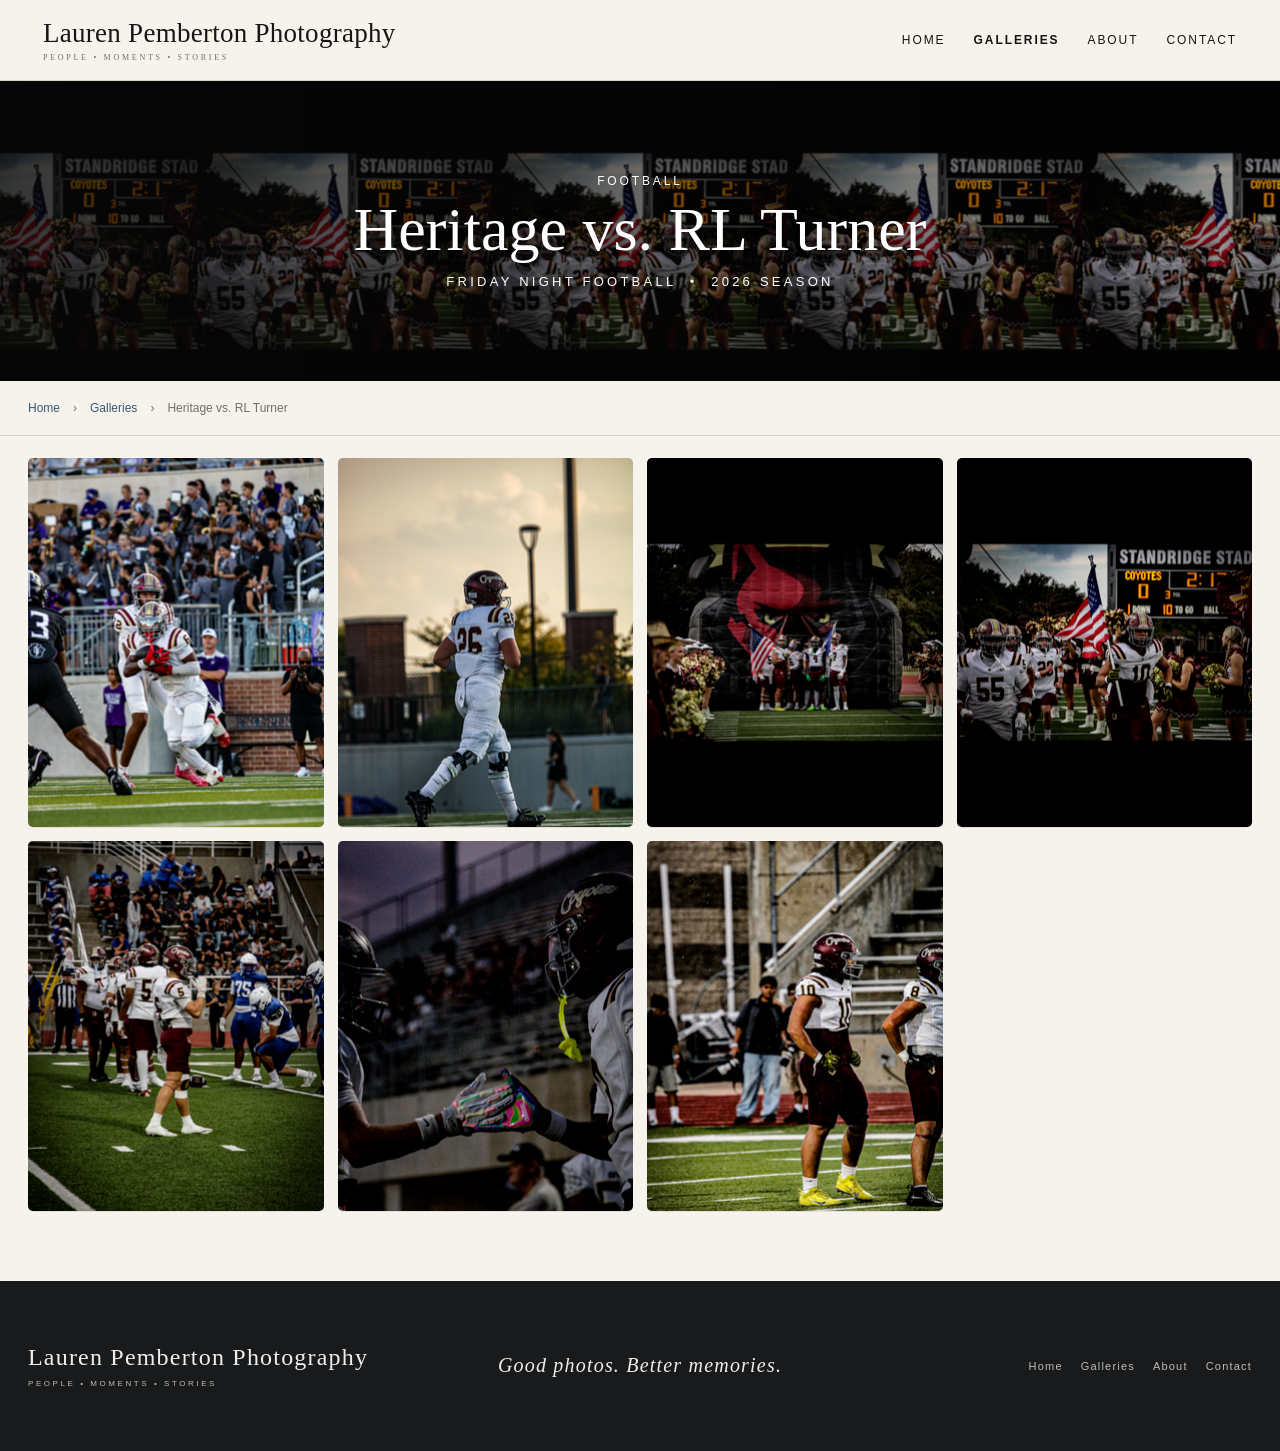
<file: Lauren-Pemberton-Photography-Demo-v4-password-downloads/lauren-pemberton-photography/heritage-vs-rl-turner.html>
<!doctype html>
<html lang="en"><head><meta charset="utf-8"><meta name="viewport" content="width=device-width,initial-scale=1"><title>Heritage vs. RL Turner | Lauren Pemberton Photography</title><link rel="stylesheet" href="assets/css/style.css"></head><body data-gallery="heritage-vs-rl-turner">
<header><nav class="nav"><a class="brand" href="index.html"><strong>Lauren Pemberton Photography</strong><small>People • Moments • Stories</small></a><div class="links"><a href="index.html">Home</a><a class="active" href="index.html#galleries">Galleries</a><a href="index.html#about">About</a><a href="index.html#contact">Contact</a></div></nav></header>
<section class="gallery-hero football-hero"><div class="gallery-hero-copy"><div class="eyebrow">Football</div><h1>Heritage vs. RL Turner</h1><p>Friday Night Football &nbsp;•&nbsp; 2026 Season</p></div></section>
<div class="breadcrumbs"><a href="index.html">Home</a><span>›</span><a href="index.html#galleries">Galleries</a><span>›</span><span>Heritage vs. RL Turner</span></div>
<main class="photo-grid photo-grid-four">
<button class="photo-tile"><img loading="lazy" src="assets/images/heritage-vs-rl-turner/IMG_2396.PNG" alt="Heritage vs. RL Turner photograph"></button>
<button class="photo-tile"><img loading="lazy" src="assets/images/heritage-vs-rl-turner/IMG_2397.PNG" alt="Heritage vs. RL Turner photograph"></button>
<button class="photo-tile"><img loading="lazy" src="assets/images/heritage-vs-rl-turner/IMG_2398.PNG" alt="Heritage vs. RL Turner photograph"></button>
<button class="photo-tile"><img loading="lazy" src="assets/images/heritage-vs-rl-turner/IMG_2399.PNG" alt="Heritage vs. RL Turner photograph"></button>
<button class="photo-tile"><img loading="lazy" src="assets/images/heritage-vs-rl-turner/IMG_2400.PNG" alt="Heritage vs. RL Turner photograph"></button>
<button class="photo-tile"><img loading="lazy" src="assets/images/heritage-vs-rl-turner/IMG_2401.PNG" alt="Heritage vs. RL Turner photograph"></button>
<button class="photo-tile"><img loading="lazy" src="assets/images/heritage-vs-rl-turner/IMG_2402.PNG" alt="Heritage vs. RL Turner photograph"></button>
</main>
<div class="lightbox" role="dialog" aria-modal="true"><span class="close">×</span><img alt="Expanded photograph"><button class="download-photo" type="button">Download</button></div>
<footer class="site-footer"><div><div class="footer-brand">Lauren Pemberton Photography</div><div class="footer-tag">People • Moments • Stories</div></div><div class="footer-quote">Good photos. Better memories.</div><div class="footer-links"><a href="index.html">Home</a><a href="index.html#galleries">Galleries</a><a href="index.html#about">About</a><a href="index.html#contact">Contact</a></div></footer><script src="assets/js/site.js"></script></body></html>
</file>
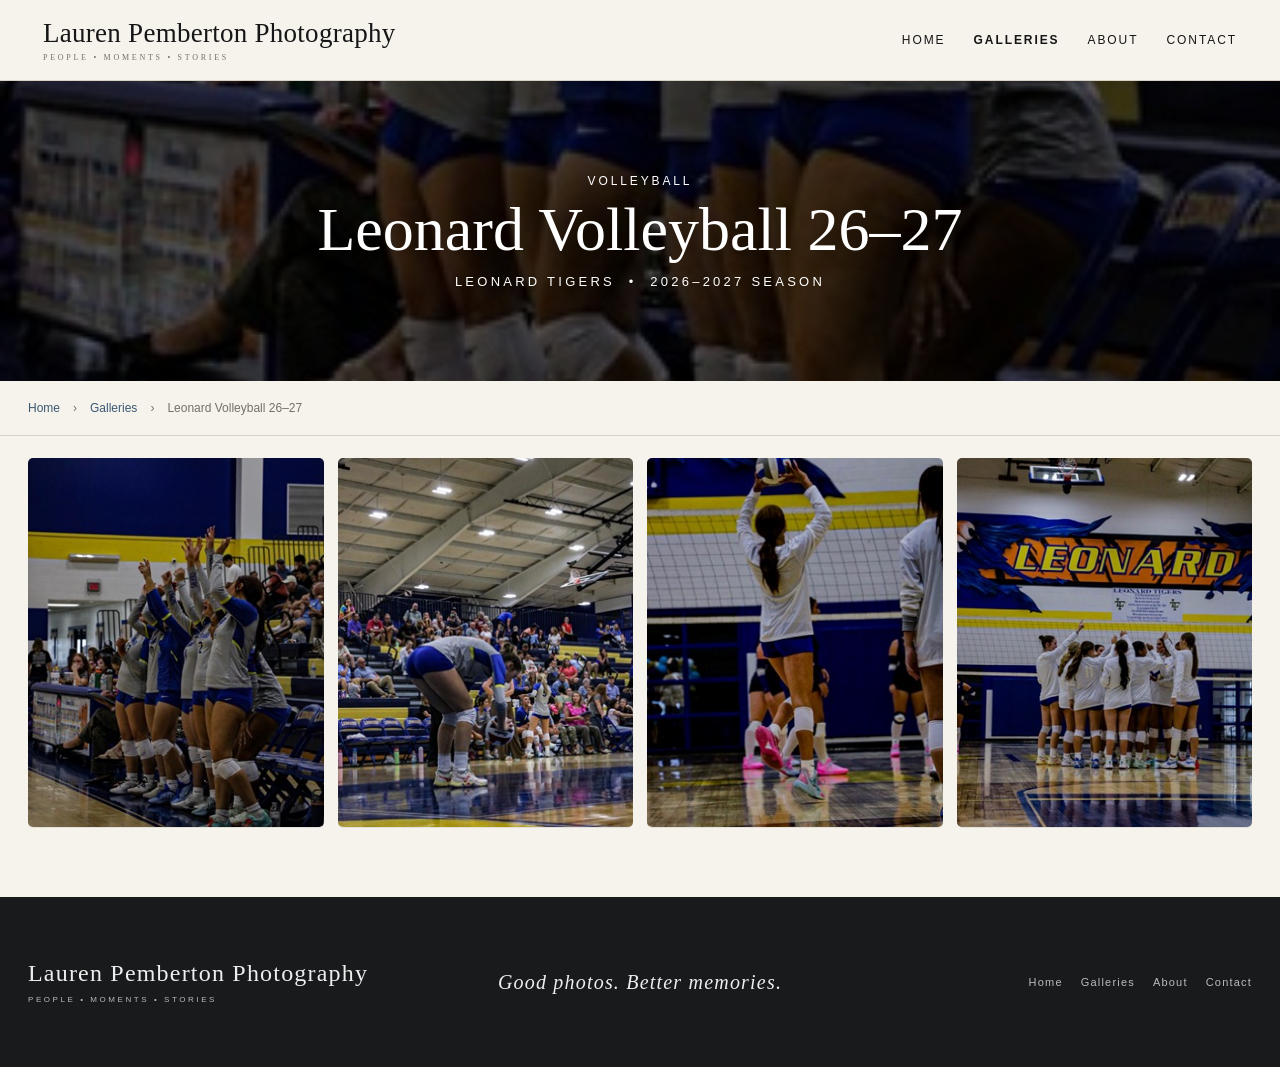
<file: Lauren-Pemberton-Photography-Demo-v4-password-downloads/lauren-pemberton-photography/leonard-volleyball-26-27.html>
<!doctype html>
<html lang="en">
<head>
  <meta charset="utf-8">
  <meta name="viewport" content="width=device-width,initial-scale=1">
  <title>Leonard Volleyball 26–27 | Lauren Pemberton Photography</title>
  <link rel="stylesheet" href="assets/css/style.css">
</head>
<body data-gallery="leonard-volleyball-26-27">
<header>
  <nav class="nav">
    <a class="brand" href="index.html"><strong>Lauren Pemberton Photography</strong><small>People • Moments • Stories</small></a>
    <div class="links"><a href="index.html">Home</a><a class="active" href="index.html#galleries">Galleries</a><a href="index.html#about">About</a><a href="index.html#contact">Contact</a></div>
  </nav>
</header>

<section class="gallery-hero volleyball-hero">
  <div class="gallery-hero-copy">
    <div class="eyebrow">Volleyball</div>
    <h1>Leonard Volleyball 26–27</h1>
    <p>Leonard Tigers &nbsp;•&nbsp; 2026–2027 Season</p>
  </div>
</section>

<div class="breadcrumbs"><a href="index.html">Home</a><span>›</span><a href="index.html#galleries">Galleries</a><span>›</span><span>Leonard Volleyball 26–27</span></div>

<main class="photo-grid photo-grid-four">
  <button class="photo-tile" aria-label="Open photograph"><img loading="lazy" src="assets/images/leonard-volleyball-26-27/IMG_2404.jpg" alt="Leonard Volleyball team photograph"></button>
  <button class="photo-tile" aria-label="Open photograph"><img loading="lazy" src="assets/images/leonard-volleyball-26-27/IMG_2405.jpg" alt="Leonard Volleyball photograph"></button>
  <button class="photo-tile" aria-label="Open photograph"><img loading="lazy" src="assets/images/leonard-volleyball-26-27/IMG_2406.jpg" alt="Leonard Volleyball photograph"></button>
  <button class="photo-tile" aria-label="Open photograph"><img loading="lazy" src="assets/images/leonard-volleyball-26-27/IMG_2407.jpg" alt="Leonard Volleyball photograph"></button>
</main>

<div class="lightbox" role="dialog" aria-modal="true"><span class="close">×</span><img alt="Expanded photograph"><button class="download-photo" type="button">Download</button></div>
<footer class="site-footer"><div><div class="footer-brand">Lauren Pemberton Photography</div><div class="footer-tag">People • Moments • Stories</div></div><div class="footer-quote">Good photos. Better memories.</div><div class="footer-links"><a href="index.html">Home</a><a href="index.html#galleries">Galleries</a><a href="index.html#about">About</a><a href="index.html#contact">Contact</a></div></footer>
<script src="assets/js/site.js"></script>
</body></html>
</file>
<file: Lauren-Pemberton-Photography-Demo-v4-password-downloads/lauren-pemberton-photography/assets/css/style.css>
:root{--ink:#161616;--paper:#f6f3ed;--muted:#756f66;--line:#d8d1c6;--accent:#8d765d}*{box-sizing:border-box}html{scroll-behavior:smooth}body{margin:0;background:var(--paper);color:var(--ink);font-family:Arial,Helvetica,sans-serif}a{color:inherit;text-decoration:none}header{position:sticky;top:0;z-index:20;background:rgba(246,243,237,.94);backdrop-filter:blur(10px);border-bottom:1px solid var(--line)}.nav{max-width:1250px;margin:auto;padding:18px 28px;display:flex;align-items:center;justify-content:space-between}.brand{font-family:Georgia,serif;font-size:23px;letter-spacing:.04em}.links{display:flex;gap:28px;font-size:12px;letter-spacing:.16em;text-transform:uppercase}.hero{min-height:78vh;position:relative;background:url('../images/heritage-vs-rl-turner/IMG_2396.PNG') center 38%/cover no-repeat;display:flex;align-items:flex-end}.hero:after{content:'';position:absolute;inset:0;background:linear-gradient(transparent 30%,rgba(0,0,0,.72))}.hero-copy{position:relative;z-index:2;color:#fff;padding:7vw;max-width:850px}.eyebrow{font-size:12px;letter-spacing:.24em;text-transform:uppercase}.hero h1{font:normal clamp(48px,8vw,104px)/.9 Georgia,serif;margin:12px 0 20px}.hero p{font-size:17px;max-width:560px;line-height:1.6}.section{max-width:1250px;margin:auto;padding:90px 28px}.section-head{display:flex;justify-content:space-between;gap:30px;align-items:end;margin-bottom:34px}.section h2{font:normal clamp(38px,5vw,66px)/1 Georgia,serif;margin:0}.section-head p{max-width:450px;color:var(--muted);line-height:1.6}.cards{display:grid;grid-template-columns:repeat(3,1fr);gap:18px}.card{min-height:510px;position:relative;overflow:hidden;background:#272727}.card img{width:100%;height:100%;object-fit:cover;position:absolute;transition:.45s transform}.card:hover img{transform:scale(1.025)}.shade{position:absolute;inset:0;background:linear-gradient(transparent 42%,rgba(0,0,0,.78))}.card-copy{position:absolute;z-index:2;left:28px;right:28px;bottom:28px;color:#fff}.card-copy h3{font:normal 32px/1.05 Georgia,serif;margin:8px 0}.card-copy span{font-size:11px;letter-spacing:.18em;text-transform:uppercase}.wip{background:linear-gradient(135deg,#25231f,#6b5b49);display:flex;align-items:center;justify-content:center}.wip:before{content:'WORK IN PROGRESS';border:1px solid rgba(255,255,255,.65);padding:12px 16px;color:#fff;font-size:11px;letter-spacing:.2em}.about{display:grid;grid-template-columns:1fr 1fr;gap:70px;align-items:center;border-top:1px solid var(--line)}.about p{line-height:1.8;color:var(--muted);font-size:17px}.button{display:inline-block;margin-top:14px;border:1px solid var(--ink);padding:14px 22px;font-size:11px;letter-spacing:.18em;text-transform:uppercase}.gallery-title{padding:80px 28px 35px;max-width:1250px;margin:auto}.gallery-title h1{font:normal clamp(44px,7vw,86px)/.95 Georgia,serif;margin:8px 0}.gallery-title p{color:var(--muted)}.masonry{columns:3 280px;column-gap:14px;max-width:1250px;margin:auto;padding:0 28px 80px}.masonry img{width:100%;margin:0 0 14px;display:block;cursor:zoom-in}.lightbox{display:none;position:fixed;z-index:50;inset:0;background:rgba(0,0,0,.94);align-items:center;justify-content:center;padding:30px}.lightbox.open{display:flex}.lightbox img{max-width:95vw;max-height:92vh}.close{position:absolute;right:25px;top:20px;color:white;font-size:35px;cursor:pointer}footer{border-top:1px solid var(--line);padding:45px 28px;text-align:center;color:var(--muted);font-size:12px;letter-spacing:.1em}.coming{max-width:850px;margin:0 auto 100px;padding:90px 30px;text-align:center;background:#24211d;color:#fff}.coming h1{font:normal 56px Georgia,serif;margin:12px}.coming p{color:#d7d0c7}.mobile{display:none}@media(max-width:800px){.links{display:none}.cards{grid-template-columns:1fr}.card{min-height:440px}.about{grid-template-columns:1fr}.hero{min-height:70vh}.section{padding:65px 20px}.nav{padding:16px 20px}.brand{font-size:19px}.section-head{display:block}.masonry{padding-left:14px;padding-right:14px}}

/* v2 gallery redesign */
.brand{display:flex;flex-direction:column;gap:4px}.brand strong{font:normal 27px Georgia,serif;letter-spacing:.01em}.brand small{font-size:8px;letter-spacing:.34em;text-transform:uppercase;color:var(--muted)}.links a.active{font-weight:700}.gallery-hero{height:300px;position:relative;display:grid;place-items:center;text-align:center;color:#fff;background:#171717;overflow:hidden}.gallery-hero:before{content:'';position:absolute;inset:0;background-size:cover;background-position:center;filter:brightness(.52)}.volleyball-hero:before{background-image:url('../images/leonard-volleyball-26-27/IMG_2404.jpg');background-position:center 64%}.gallery-hero-copy{position:relative;z-index:1;padding:30px}.gallery-hero h1{font:normal clamp(38px,5vw,62px)/1 Georgia,serif;margin:10px 0 14px;text-shadow:0 2px 18px rgba(0,0,0,.35)}.gallery-hero p{margin:0;font-size:13px;letter-spacing:.25em;text-transform:uppercase}.breadcrumbs{max-width:1400px;margin:auto;padding:20px 28px;display:flex;gap:13px;align-items:center;color:var(--muted);font-size:12px;border-bottom:1px solid var(--line)}.breadcrumbs a{color:#3b5873}.photo-grid{max-width:1400px;margin:0 auto;padding:22px 28px 70px;display:grid;grid-template-columns:repeat(3,minmax(0,1fr));gap:14px;align-items:start}.photo-grid-four{grid-template-columns:repeat(4,minmax(0,1fr))}.photo-tile{appearance:none;border:0;padding:0;background:#e9e4dc;overflow:hidden;border-radius:5px;cursor:zoom-in;aspect-ratio:4/5;box-shadow:0 1px 0 rgba(0,0,0,.08)}.photo-tile img{display:block;width:100%;height:100%;object-fit:cover;object-position:center;transition:transform .35s ease}.photo-tile:hover img{transform:scale(1.025)}.site-footer{min-height:170px;background:#181a1b;color:#eee;border:0;padding:38px max(28px,calc((100vw - 1280px)/2));display:grid;grid-template-columns:1fr 1fr 1fr;align-items:center;gap:30px;text-align:left}.footer-brand{font:normal 24px Georgia,serif}.footer-tag{font-size:8px;letter-spacing:.32em;text-transform:uppercase;margin-top:8px;color:#bbb}.footer-quote{text-align:center;font:italic 20px Georgia,serif}.footer-links{display:flex;justify-content:flex-end;gap:18px;font-size:11px;color:#bbb}.lightbox{backdrop-filter:blur(3px)}
@media(max-width:1000px){.photo-grid-four{grid-template-columns:repeat(2,minmax(0,1fr))}.site-footer{grid-template-columns:1fr;text-align:center}.footer-links{justify-content:center}.gallery-hero{height:260px}}
@media(max-width:600px){.brand strong{font-size:19px}.brand small{display:none}.photo-grid,.photo-grid-four{grid-template-columns:1fr 1fr;padding:12px 12px 45px;gap:8px}.gallery-hero{height:230px}.gallery-hero h1{font-size:34px}.gallery-hero p{font-size:10px;letter-spacing:.13em}.breadcrumbs{padding:15px 14px;overflow:auto;white-space:nowrap}.photo-tile{aspect-ratio:3/4}}

/* Shared polished gallery treatment */
.football-hero{background-image:linear-gradient(90deg,rgba(8,8,8,.76),rgba(8,8,8,.28)),url('../images/heritage-vs-rl-turner/IMG_2399.PNG');background-position:center 44%}
.coming-hero{background:linear-gradient(120deg,#151515,#39352f)}
.polished-coming{min-height:430px;display:flex;flex-direction:column;align-items:center;justify-content:center;text-align:center;padding:70px 24px}
.polished-coming h1{font-size:clamp(2.3rem,5vw,4.5rem);margin:18px 0 12px}
.polished-coming p{max-width:620px;line-height:1.8;margin:0 0 28px}
.status-pill{text-transform:uppercase;letter-spacing:.18em;font-size:.72rem;border:1px solid #b7aa98;padding:9px 14px;border-radius:999px}

.download-photo{position:absolute;right:28px;bottom:24px;border:1px solid rgba(255,255,255,.75);background:rgba(20,20,20,.75);color:#fff;padding:12px 20px;border-radius:999px;text-transform:uppercase;letter-spacing:.14em;font-size:11px;cursor:pointer;backdrop-filter:blur(8px)}
.download-photo:hover{background:#fff;color:#111}.download-photo:disabled{opacity:.6;cursor:wait}
@media(max-width:600px){.download-photo{right:50%;transform:translateX(50%);bottom:18px}}
</file>
